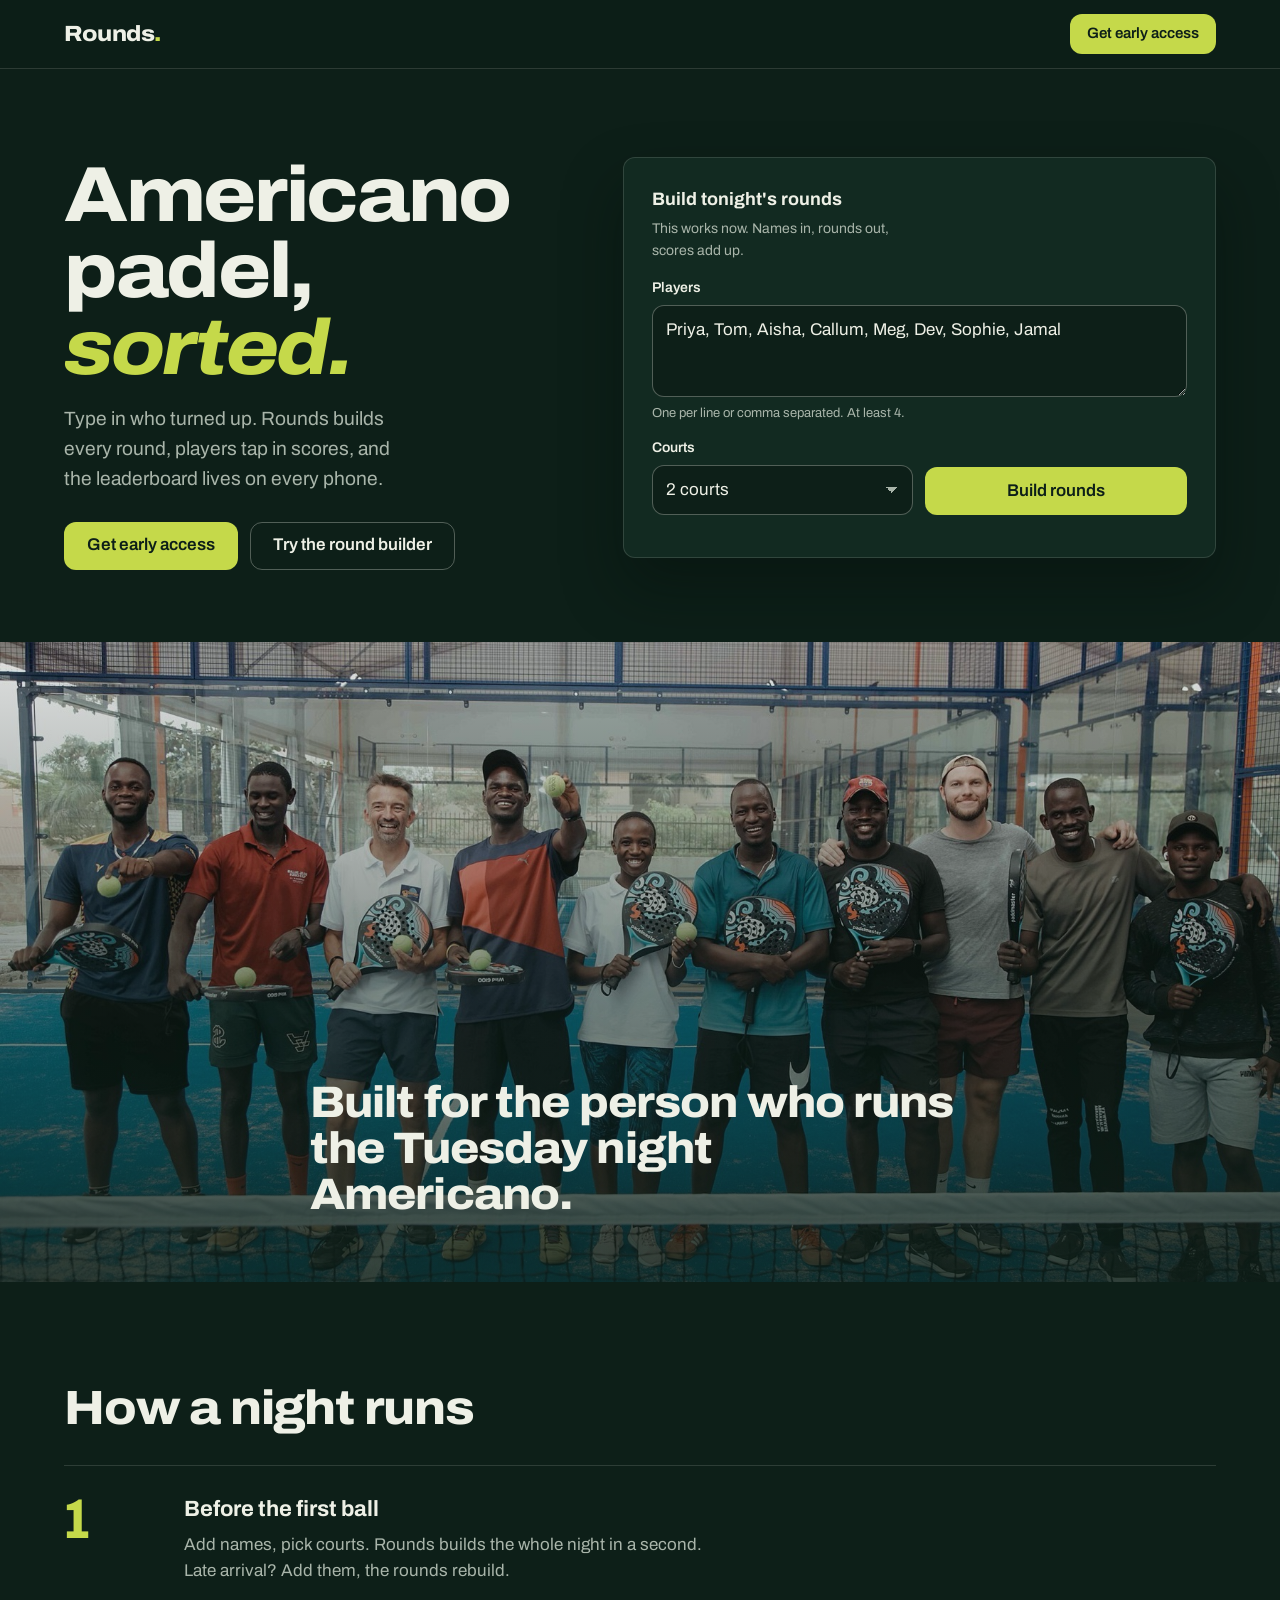
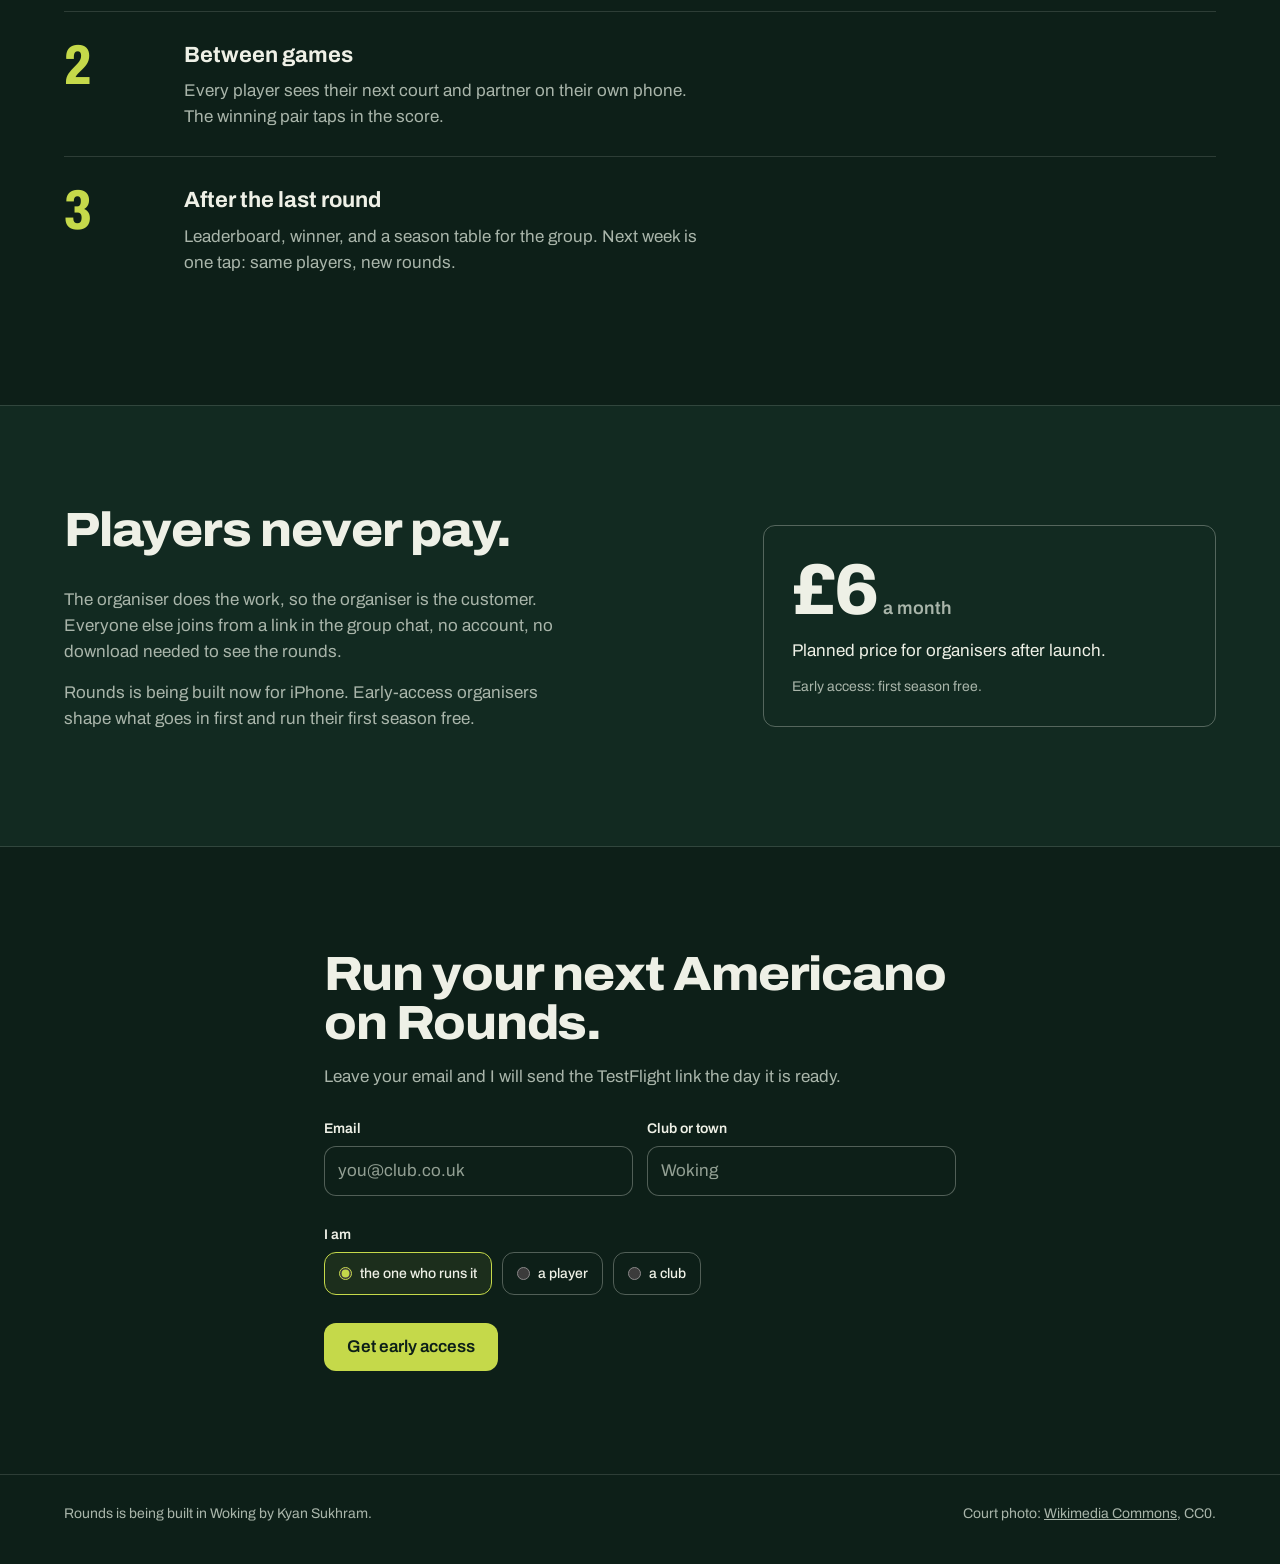
<file: index.html>
<!DOCTYPE html>
<html lang="en-GB">
<head>
<meta charset="UTF-8">
<meta name="viewport" content="width=device-width, initial-scale=1">
<title>Rounds: Americano padel, sorted</title>
<meta name="description" content="Type in who turned up. Rounds builds every round, players tap in scores, and the leaderboard lives on every phone. Early access for UK organisers.">
<meta name="theme-color" content="#0d1f18">
<link rel="canonical" href="https://kyan233.github.io/rounds-padel/">
<meta property="og:type" content="website">
<meta property="og:site_name" content="Rounds">
<meta property="og:title" content="Rounds: Americano padel, sorted">
<meta property="og:description" content="Type in who turned up. Rounds builds every round, players tap in scores, and the leaderboard lives on every phone.">
<meta property="og:image" content="https://kyan233.github.io/rounds-padel/assets/img/og.jpg">
<meta property="og:image:width" content="1200">
<meta property="og:image:height" content="630">
<meta property="og:url" content="https://kyan233.github.io/rounds-padel/">
<meta name="twitter:card" content="summary_large_image">
<link rel="icon" href="assets/img/favicon.svg" type="image/svg+xml">
<link rel="preconnect" href="https://fonts.googleapis.com">
<link rel="preconnect" href="https://fonts.gstatic.com" crossorigin>
<link href="https://fonts.googleapis.com/css2?family=Archivo:ital,wdth,wght@0,62..125,100..900;1,62..125,100..900&display=swap" rel="stylesheet">
<link rel="stylesheet" href="assets/css/site.css">
<noscript><style>.reveal{opacity:1;transform:none}</style></noscript>
</head>
<body>
<a class="skip" href="#main">Skip to content</a>

<header class="site-header">
  <div class="wrap">
    <a class="brand" href="#" aria-label="Rounds, home">Rounds<span>.</span></a>
    <a class="btn btn-primary btn-small nav-cta" href="#early-access">Get early access</a>
  </div>
</header>

<main id="main">

  <section class="hero">
    <div class="wrap">
      <div>
        <h1>Americano padel, <em>sorted.</em></h1>
        <p>Type in who turned up. Rounds builds every round, players tap in scores, and the leaderboard lives on every phone.</p>
        <div class="cta">
          <a class="btn btn-primary" href="#early-access">Get early access</a>
          <a class="btn btn-ghost" href="#builder">Try the round builder</a>
        </div>
      </div>

      <div class="builder" id="builder">
        <h2>Build tonight's rounds</h2>
        <p class="hint">This works now. Names in, rounds out, scores add up.</p>
        <form id="builder-form" novalidate>
          <div class="field">
            <label for="names">Players</label>
            <textarea id="names" name="names" spellcheck="false">Priya, Tom, Aisha, Callum, Meg, Dev, Sophie, Jamal</textarea>
            <span class="help">One per line or comma separated. At least 4.</span>
            <span class="error">Add at least four players.</span>
          </div>
          <div class="builder-row">
            <div class="field">
              <label for="courts">Courts</label>
              <select id="courts" name="courts">
                <option value="1">1 court</option>
                <option value="2" selected>2 courts</option>
                <option value="3">3 courts</option>
                <option value="4">4 courts</option>
              </select>
            </div>
            <div class="field" style="align-self:end">
              <button class="btn btn-primary" type="submit">Build rounds</button>
            </div>
          </div>
        </form>

        <div class="rounds" id="rounds" hidden>
          <div class="round-head">
            <strong id="round-label">Round 1</strong>
            <div class="nav">
              <button class="btn btn-ghost btn-small" type="button" id="prev">Back</button>
              <button class="btn btn-ghost btn-small" type="button" id="next">Next round</button>
            </div>
          </div>
          <div class="courts" id="courts-out"></div>
          <p class="resting" id="resting"></p>
          <div class="board">
            <h3>Leaderboard</h3>
            <ol id="board"></ol>
          </div>
        </div>
      </div>
    </div>
  </section>

  <section class="photo" aria-label="A padel court">
    <img src="assets/img/court.jpg" alt="Ten padel players lined up at the net after a session" width="1800" height="1200" loading="lazy">
    <div class="wrap reveal">
      <p>Built for the person who runs the Tuesday night Americano.</p>
    </div>
  </section>

  <section class="steps">
    <div class="wrap">
      <h2 class="reveal">How a night runs</h2>
      <div class="step reveal">
        <div class="n">1</div>
        <div>
          <h3>Before the first ball</h3>
          <p>Add names, pick courts. Rounds builds the whole night in a second. Late arrival? Add them, the rounds rebuild.</p>
        </div>
      </div>
      <div class="step reveal">
        <div class="n">2</div>
        <div>
          <h3>Between games</h3>
          <p>Every player sees their next court and partner on their own phone. The winning pair taps in the score.</p>
        </div>
      </div>
      <div class="step reveal">
        <div class="n">3</div>
        <div>
          <h3>After the last round</h3>
          <p>Leaderboard, winner, and a season table for the group. Next week is one tap: same players, new rounds.</p>
        </div>
      </div>
    </div>
  </section>

  <section class="organisers">
    <div class="wrap">
      <div class="reveal">
        <h2>Players never pay.</h2>
        <p>The organiser does the work, so the organiser is the customer. Everyone else joins from a link in the group chat, no account, no download needed to see the rounds.</p>
        <p>Rounds is being built now for iPhone. Early-access organisers shape what goes in first and run their first season free.</p>
      </div>
      <div class="price reveal">
        <div class="amount">£6<small>a month</small></div>
        <p>Planned price for organisers after launch.</p>
        <p class="note">Early access: first season free.</p>
      </div>
    </div>
  </section>

  <section class="signup" id="early-access">
    <div class="wrap">
      <h2 class="reveal">Run your next Americano on Rounds.</h2>
      <p class="lede reveal">Leave your email and I will send the TestFlight link the day it is ready.</p>
      <form id="signup-form" class="reveal" action="https://formsubmit.co/kyan@consultant.com" method="POST">
        <input type="hidden" name="_subject" value="Rounds early access">
        <input type="hidden" name="_next" value="https://kyan233.github.io/rounds-padel/?joined=1#early-access">
        <input type="hidden" name="_captcha" value="false">
        <input type="hidden" name="_template" value="table">
        <input class="honey" type="text" name="_honey" tabindex="-1" autocomplete="off" aria-hidden="true">
        <div class="two">
          <div class="field">
            <label for="email">Email</label>
            <input id="email" name="email" type="email" required autocomplete="email" placeholder="you@club.co.uk">
          </div>
          <div class="field">
            <label for="club">Club or town</label>
            <input id="club" name="club" type="text" autocomplete="organization" placeholder="Woking">
          </div>
        </div>
        <div class="field">
          <label>I am</label>
          <div class="choice">
            <label><input type="radio" name="role" value="organiser" checked> the one who runs it</label>
            <label><input type="radio" name="role" value="player"> a player</label>
            <label><input type="radio" name="role" value="club"> a club</label>
          </div>
        </div>
        <div>
          <button class="btn btn-primary" type="submit">Get early access</button>
        </div>
      </form>
      <div class="thanks" id="thanks" hidden>
        <h3>You are on the list.</h3>
        <p>I will email you the TestFlight link the day it is ready. Reply to that email if you want to help shape it before then.</p>
      </div>
    </div>
  </section>

</main>

<footer class="site-footer">
  <div class="wrap">
    <p>Rounds is being built in Woking by Kyan Sukhram.</p>
    <p>Court photo: <a href="https://commons.wikimedia.org/wiki/File:Padel_Court_along_Ggaba_Road_5.jpg" rel="noopener">Wikimedia Commons</a>, CC0.</p>
  </div>
</footer>

<script src="assets/js/app.js" defer></script>
</body>
</html>
</file>
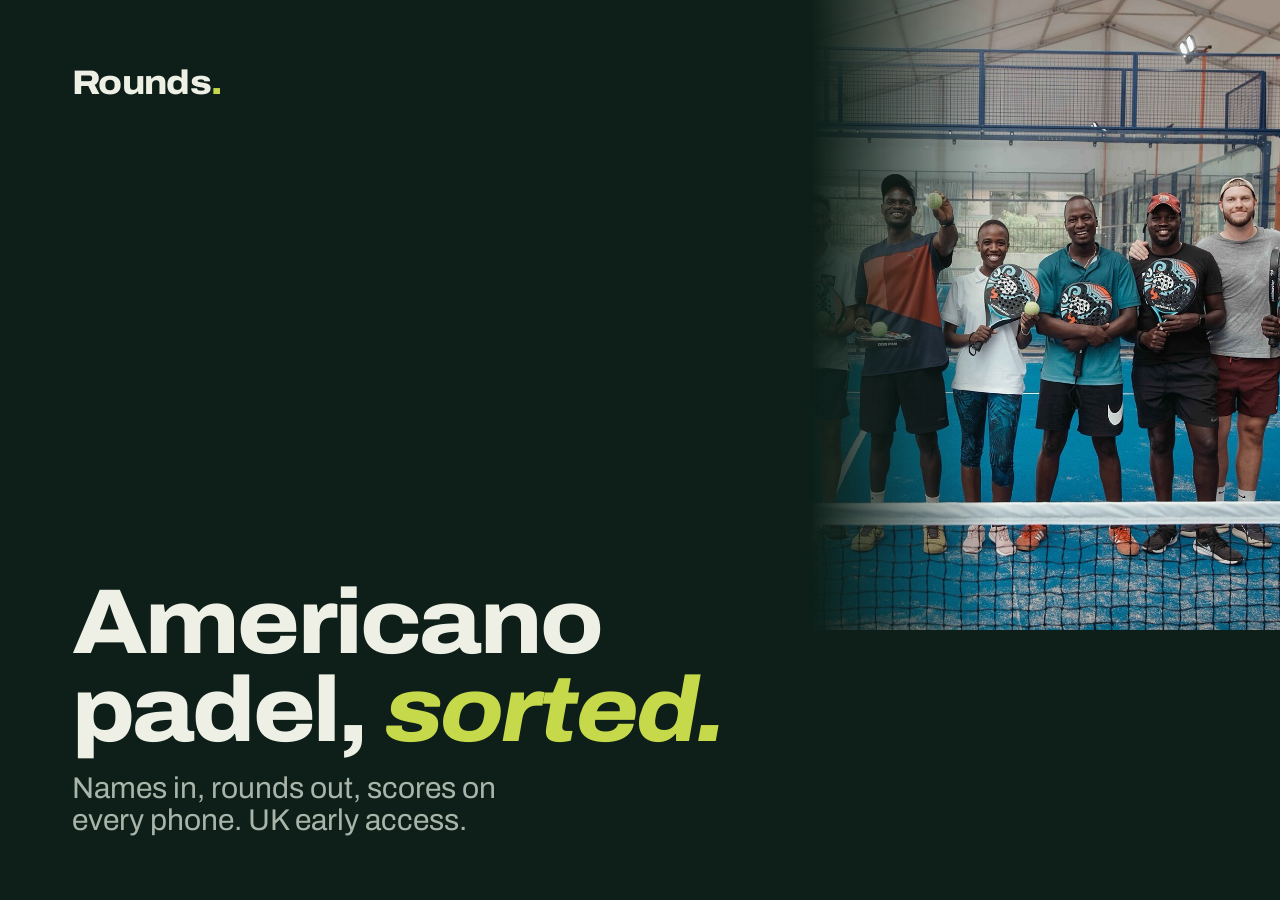
<file: og.html>
<!DOCTYPE html><html><head><meta charset="utf-8">
<link href="https://fonts.googleapis.com/css2?family=Archivo:ital,wdth,wght@0,62..125,100..900;1,62..125,100..900&display=swap" rel="stylesheet">
<style>html,body{margin:0;width:1200px;height:630px;overflow:hidden;background:#0d1f18;color:#eef0e6;font-family:Archivo,sans-serif}
.w{position:absolute;inset:0;padding:64px 72px;box-sizing:border-box;display:flex;flex-direction:column;justify-content:space-between}
.b{font-weight:800;font-size:34px;letter-spacing:-.02em;font-variation-settings:"wdth" 112}.b span{color:#c5d94a}
h1{margin:0;font-size:92px;line-height:.95;letter-spacing:-.03em;font-weight:800;font-variation-settings:"wdth" 110}h1 em{color:#c5d94a}
p{margin:18px 0 0;font-size:30px;color:#a9b5aa;max-width:26ch}
img{position:absolute;right:0;top:0;height:630px;width:470px;object-fit:cover;object-position:60% 50%;-webkit-mask-image:linear-gradient(90deg,transparent,#000 40%);mask-image:linear-gradient(90deg,transparent,#000 40%)}
</style></head><body><img src="assets/img/court.jpg"><div class="w"><div class="b">Rounds<span>.</span></div><div><h1>Americano<br>padel, <em>sorted.</em></h1><p>Names in, rounds out, scores on every phone. UK early access.</p></div></div></body></html>
</file>
<file: assets/css/site.css>
/* Rounds landing. Dark court green, chalk ink, one lime accent. Archivo only.
   Radius rule: 12px everywhere (cards, inputs, buttons). */
:root {
  --bg: #0d1f18;
  --bg-2: #122a21;
  --bg-3: #183529;
  --ink: #eef0e6;
  --muted: #a9b5aa;
  --accent: #c5d94a;
  --accent-ink: #0d1f18;
  --line: rgba(238, 240, 230, .14);
  --line-strong: rgba(238, 240, 230, .3);
  --font: "Archivo", system-ui, -apple-system, "Segoe UI", sans-serif;
  --maxw: 1240px;
  --gutter: clamp(16px, 4vw, 44px);
  --radius: 12px;
  --ease: cubic-bezier(.16, 1, .3, 1);
}
* { box-sizing: border-box; }
html { color-scheme: dark; scroll-behavior: smooth; }
@media (prefers-reduced-motion: reduce) { html { scroll-behavior: auto; } }
body {
  margin: 0; background: var(--bg); color: var(--ink); font-family: var(--font);
  font-size: 17px; line-height: 1.55; -webkit-font-smoothing: antialiased;
}
img { max-width: 100%; display: block; }
a { color: inherit; }
.wrap { max-width: var(--maxw); margin: 0 auto; padding-inline: var(--gutter); }
.skip { position: absolute; left: -999px; top: 8px; background: var(--accent); color: var(--accent-ink); padding: 8px 12px; border-radius: var(--radius); }
.skip:focus { left: 8px; z-index: 20; }

/* Header: one line, 68px */
.site-header { position: sticky; top: 0; z-index: 10; background: rgba(13, 31, 24, .82); backdrop-filter: blur(12px); -webkit-backdrop-filter: blur(12px); border-bottom: 1px solid var(--line); }
.site-header .wrap { height: 68px; display: flex; align-items: center; justify-content: space-between; gap: 16px; }
.brand { text-decoration: none; font-weight: 800; font-size: 22px; letter-spacing: -.02em; font-variation-settings: "wdth" 112; }
.brand span { color: var(--accent); }

/* Buttons */
.btn { display: inline-flex; align-items: center; justify-content: center; gap: 8px; min-height: 48px; padding: 0 22px; border-radius: var(--radius); border: 1px solid transparent; font: inherit; font-weight: 600; text-decoration: none; cursor: pointer; white-space: nowrap; transition: transform .25s var(--ease), background .25s var(--ease), border-color .25s var(--ease); }
.btn:active { transform: translateY(1px) scale(.985); }
.btn-primary { background: var(--accent); color: var(--accent-ink); }
.btn-primary:hover { background: #d3e564; }
.btn-ghost { background: transparent; color: var(--ink); border-color: var(--line-strong); }
.btn-ghost:hover { border-color: var(--ink); }
.btn-small { min-height: 40px; padding: 0 16px; font-size: 15px; }
.btn:focus-visible, input:focus-visible, select:focus-visible, textarea:focus-visible { outline: 2px solid var(--accent); outline-offset: 2px; }

/* Hero: split, copy left, working builder right */
.hero { padding-block: clamp(40px, 7vw, 88px) clamp(40px, 6vw, 72px); }
.hero .wrap { display: grid; grid-template-columns: minmax(0, 5fr) minmax(0, 6fr); gap: clamp(28px, 5vw, 72px); align-items: start; }
.hero h1 { margin: 0 0 18px; font-size: clamp(42px, 6.2vw, 78px); line-height: .98; letter-spacing: -.03em; font-weight: 800; font-variation-settings: "wdth" 110; }
.hero h1 em { font-style: italic; color: var(--accent); }
.hero p { margin: 0 0 28px; font-size: clamp(17px, 1.5vw, 20px); color: var(--muted); max-width: 30ch; }
.hero .cta { display: flex; flex-wrap: wrap; gap: 12px; }

/* Builder card (real UI, not a screenshot) */
.builder { background: var(--bg-2); border: 1px solid var(--line); border-radius: var(--radius); padding: clamp(18px, 2.4vw, 28px); box-shadow: 0 30px 60px rgba(5, 15, 11, .45); }
.builder h2 { margin: 0 0 4px; font-size: 18px; font-weight: 700; }
.builder .hint { margin: 0 0 16px; color: var(--muted); font-size: 14px; }
.field { display: grid; gap: 6px; margin-bottom: 14px; }
.field label { font-size: 14px; font-weight: 600; }
.field .help { font-size: 13px; color: var(--muted); }
.field .error { font-size: 13px; color: #f2b8a2; display: none; }
.field.has-error .error { display: block; }
input, select, textarea { width: 100%; font: inherit; color: var(--ink); background: var(--bg); border: 1px solid var(--line-strong); border-radius: var(--radius); padding: 11px 13px; }
textarea { min-height: 92px; resize: vertical; }
select { appearance: none; -webkit-appearance: none; background-image: linear-gradient(45deg, transparent 50%, var(--muted) 50%), linear-gradient(135deg, var(--muted) 50%, transparent 50%); background-position: calc(100% - 20px) 50%, calc(100% - 14px) 50%; background-size: 6px 6px; background-repeat: no-repeat; padding-right: 36px; }
::placeholder { color: #93a094; }
.builder-row { display: grid; grid-template-columns: 1fr 1fr; gap: 12px; }
.rounds { margin-top: 18px; }
.rounds[hidden] { display: none; }
.round-head { display: flex; align-items: center; justify-content: space-between; gap: 12px; margin-bottom: 12px; }
.round-head strong { font-size: 18px; }
.round-head .nav { display: flex; gap: 8px; }
.courts { display: grid; gap: 10px; }
.court { border: 1px solid var(--line); border-radius: var(--radius); padding: 12px 14px; background: var(--bg-3); display: grid; grid-template-columns: auto 1fr; gap: 6px 14px; align-items: center; }
.court .label { grid-row: span 2; font-weight: 800; font-variation-settings: "wdth" 80; font-size: 14px; color: var(--accent); text-transform: uppercase; letter-spacing: .04em; align-self: center; }
.team { display: flex; align-items: center; justify-content: space-between; gap: 10px; }
.team .names { font-weight: 600; }
.team input { width: 64px; padding: 6px 8px; text-align: center; }
.resting { margin-top: 8px; color: var(--muted); font-size: 14px; }
.board { margin-top: 18px; border-top: 1px solid var(--line); padding-top: 14px; }
.board h3 { margin: 0 0 10px; font-size: 15px; }
.board ol { list-style: none; margin: 0; padding: 0; display: grid; grid-template-columns: 1fr 1fr; gap: 6px 18px; }
.board li { display: flex; justify-content: space-between; font-size: 15px; }
.board li.lead { color: var(--accent); font-weight: 700; }
.board .pts { font-variant-numeric: tabular-nums; }

/* Photo band */
.photo { position: relative; min-height: min(72vh, 640px); display: grid; align-items: end; overflow: hidden; }
.photo img { position: absolute; inset: 0; width: 100%; height: 100%; object-fit: cover; object-position: center 60%; }
.photo::after { content: ""; position: absolute; inset: 0; background: linear-gradient(180deg, rgba(13, 31, 24, .1), rgba(13, 31, 24, .82)); }
.photo .wrap { position: relative; z-index: 1; padding-block: clamp(32px, 5vw, 64px); }
.photo p { margin: 0; max-width: 22ch; font-size: clamp(26px, 3.6vw, 44px); line-height: 1.05; font-weight: 800; letter-spacing: -.02em; font-variation-settings: "wdth" 108; }

/* Steps: stacked numerals, not three cards */
.steps { padding-block: clamp(56px, 8vw, 110px); }
.steps h2, .organisers h2, .signup h2 { margin: 0 0 32px; font-size: clamp(30px, 4vw, 48px); line-height: 1.02; letter-spacing: -.025em; font-weight: 800; font-variation-settings: "wdth" 108; }
.step { display: grid; grid-template-columns: 96px 1fr; gap: 16px 24px; padding-block: 26px; border-top: 1px solid var(--line); }
.step .n { font-size: 56px; line-height: 1; font-weight: 800; color: var(--accent); font-variation-settings: "wdth" 75; }
.step h3 { margin: 0 0 6px; font-size: 22px; font-weight: 700; }
.step p { margin: 0; color: var(--muted); max-width: 52ch; }

/* Organisers: two columns, copy + one figure */
.organisers { background: var(--bg-2); border-block: 1px solid var(--line); padding-block: clamp(56px, 8vw, 100px); }
.organisers .wrap { display: grid; grid-template-columns: minmax(0, 7fr) minmax(0, 5fr); gap: clamp(28px, 5vw, 72px); align-items: center; }
.organisers p { margin: 0 0 14px; color: var(--muted); max-width: 52ch; }
.price { border: 1px solid var(--line-strong); border-radius: var(--radius); padding: 28px; }
.price .amount { font-size: clamp(48px, 6vw, 72px); line-height: 1; font-weight: 800; letter-spacing: -.03em; font-variation-settings: "wdth" 100; }
.price .amount small { font-size: 18px; font-weight: 600; letter-spacing: 0; color: var(--muted); margin-left: 6px; }
.price p { margin: 12px 0 0; color: var(--ink); }
.price .note { color: var(--muted); font-size: 14px; }

/* Sign-up */
.signup { padding-block: clamp(56px, 8vw, 110px); }
.signup .wrap { max-width: 720px; }
.signup .lede { margin: -16px 0 28px; color: var(--muted); }
.signup form { display: grid; gap: 14px; }
.signup .two { display: grid; grid-template-columns: 1fr 1fr; gap: 14px; }
.choice { display: flex; gap: 10px; flex-wrap: wrap; }
.choice label { display: inline-flex; align-items: center; gap: 8px; border: 1px solid var(--line-strong); border-radius: var(--radius); padding: 10px 14px; cursor: pointer; font-weight: 500; }
.choice input { width: auto; margin: 0; accent-color: var(--accent); }
.choice label:has(input:checked) { border-color: var(--accent); background: rgba(197, 217, 74, .08); }
.honey { position: absolute; left: -9999px; }
.thanks { border: 1px solid var(--accent); border-radius: var(--radius); padding: 22px; }
.thanks[hidden] { display: none; }
.thanks h3 { margin: 0 0 6px; }
.thanks p { margin: 0; color: var(--muted); }

/* Footer */
.site-footer { border-top: 1px solid var(--line); padding-block: 28px 40px; color: var(--muted); font-size: 14px; }
.site-footer .wrap { display: flex; flex-wrap: wrap; justify-content: space-between; gap: 12px 24px; }
.site-footer p { margin: 0; }

/* Reveal on scroll (IntersectionObserver in app.js) */
.reveal { opacity: 0; transform: translateY(18px); transition: opacity .7s var(--ease), transform .7s var(--ease); }
.reveal.in { opacity: 1; transform: none; }
@media (prefers-reduced-motion: reduce) { .reveal { opacity: 1; transform: none; transition: none; } .btn { transition: none; } }

/* Mobile: everything single column */
@media (max-width: 860px) {
  .hero .wrap, .organisers .wrap { grid-template-columns: 1fr; }
  .hero p { max-width: none; }
  .builder-row { grid-template-columns: 1fr; }
  .board ol { grid-template-columns: 1fr; }
  .step { grid-template-columns: 64px 1fr; }
  .step .n { font-size: 44px; }
  .signup .two { grid-template-columns: 1fr; }
  .nav-cta { display: none; }
}
</file>
